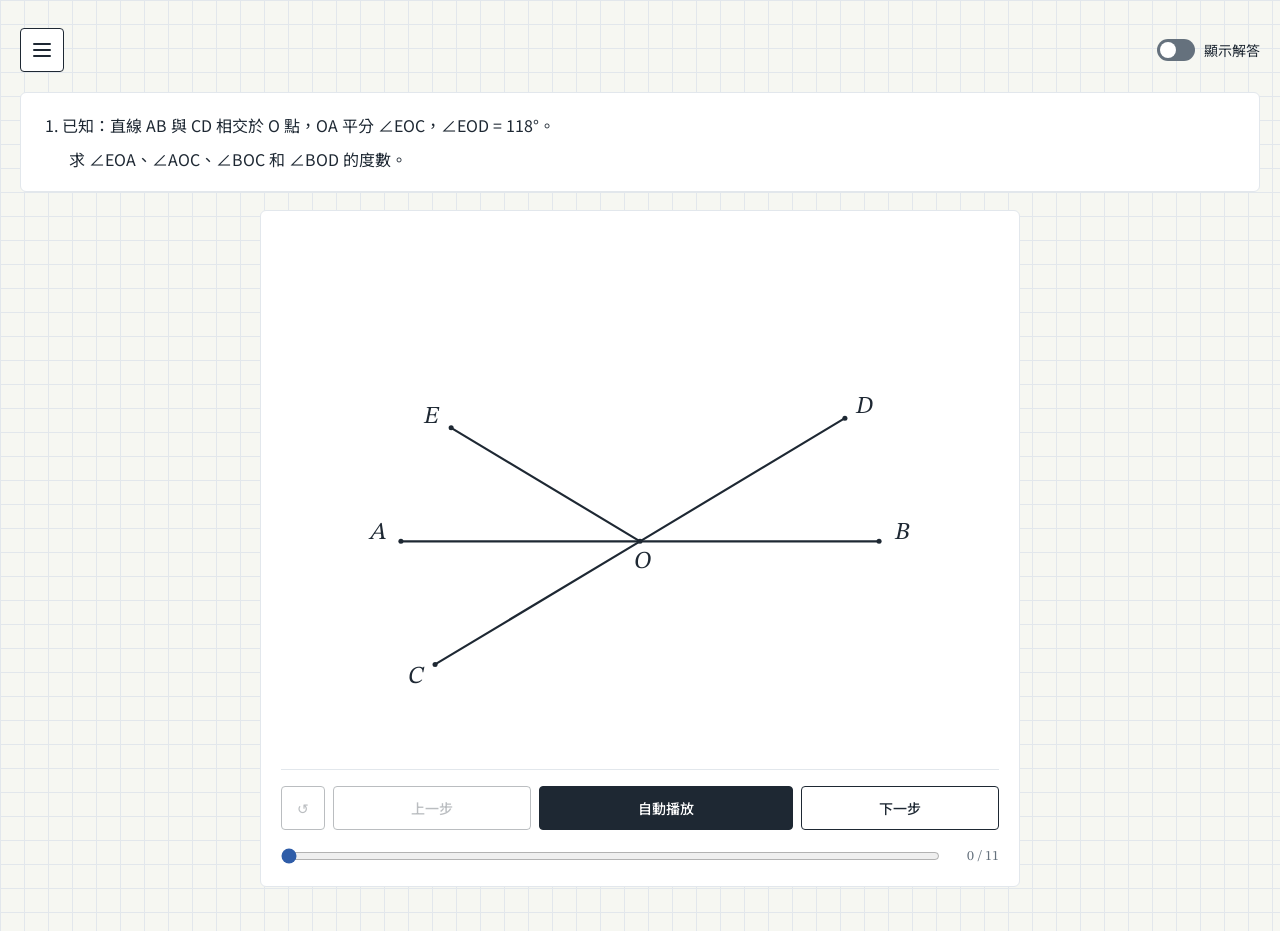
<file: index.html>
<!doctype html>
<html lang="zh-Hant">
<head>
<meta charset="utf-8">
<meta name="viewport" content="width=device-width,initial-scale=1,viewport-fit=cover">
<meta name="description" content="初一幾何工作紙 7.1–7.2 的互動動畫，包含第一頁的概念、三道填充題，以及 14 題角度推算與證明的 T 字解、T 字證。">
<meta name="theme-color" content="#F6F7F2">
<title>初一幾何工作紙 7.1–7.2｜概念動畫與 T 字解</title>
<link rel="preconnect" href="https://fonts.googleapis.com">
<link rel="preconnect" href="https://fonts.gstatic.com" crossorigin>
<link href="https://fonts.googleapis.com/css2?family=Noto+Sans+TC:wght@400;500;700&family=Noto+Serif+TC:wght@600;900&family=STIX+Two+Text:ital,wght@0,400;0,600;1,400&display=swap" rel="stylesheet">
<link rel="stylesheet" href="styles.css?v=worksheet-unified">
<script src="lessons.js?v=worksheet-unified" defer></script>
<script src="app.js?v=worksheet-unified" defer></script>
</head>
<body>
<a class="skip" id="skip" href="#demo">跳到動畫</a>
<div class="wrap">
<header class="page-head">
<div class="question-picker" id="question-picker">
<button type="button" class="question-toggle" id="question-toggle" aria-label="選題" aria-expanded="false" aria-controls="questions">
<span class="hamburger" aria-hidden="true"><i></i><i></i><i></i></span>
</button>
<nav class="question-panel card" id="questions" aria-label="選擇動畫或題目" hidden></nav>
</div>
<label class="solution-switch" id="solution-toggle"><input id="show-solution" type="checkbox" role="switch" aria-controls="solution"><span class="switch-track" aria-hidden="true"></span><span>顯示解答</span></label>
</header>
<section class="card problem" id="problem" aria-label="題目"></section>
<main class="main" id="demo" data-solution="false" tabindex="-1">
<section class="card work" id="solution" aria-labelledby="solution-title" hidden>
<h2 id="solution-title">解</h2><div class="proof" id="proof"></div><div class="answer" id="answer" hidden></div>
</section>
<nav class="overview-nav" id="overview-nav" aria-label="選擇動畫" hidden>
<button id="overview-concepts" type="button" aria-pressed="true" aria-controls="animation-stage">概念</button>
<div class="overview-concept-choices" id="overview-concept-choices" role="group" aria-label="選擇概念">
<button type="button" data-concept="page1-1" aria-label="概念 1" aria-pressed="true" aria-controls="animation-stage">1</button>
<button type="button" data-concept="page1-2" aria-label="概念 2" aria-pressed="false" aria-controls="animation-stage">2</button>
<button type="button" data-concept="page1-vertical" aria-label="概念 3" aria-pressed="false" aria-controls="animation-stage">3</button>
</div>
<button id="overview-exercises" type="button" aria-pressed="false" aria-controls="animation-stage">填充題</button>
</nav>
<section class="card stage" id="animation-stage" aria-label="幾何動畫">
<h2 class="overview-title" id="overview-title" hidden></h2>
<p class="thought" id="thought"></p>
<div class="figure"><svg id="figure" viewBox="0 0 640 510" role="img" aria-labelledby="figure-title figure-desc"><title id="figure-title">幾何圖形</title><desc id="figure-desc"></desc><g id="shades"></g><g id="axes"></g><g id="rays"></g><g id="arcs"></g><g id="labels"></g></svg></div>
<div class="controls"><button id="reset" aria-label="重新開始" title="重新開始">↺</button><button id="prev">上一步</button><button id="play" class="primary" aria-pressed="false">自動播放</button><button id="next">下一步</button></div>
<div class="scrub"><input id="range" type="range" min="0" value="0" step="1" aria-label="解答步驟"><output class="count" id="count" for="range"></output></div>
<div id="announce" class="sr-only" role="status" aria-live="polite"></div>
</section>
</main>
<noscript><p>請開啟 JavaScript 以選擇題目及播放動畫。</p></noscript>
</div>
</body>
</html>
</file>
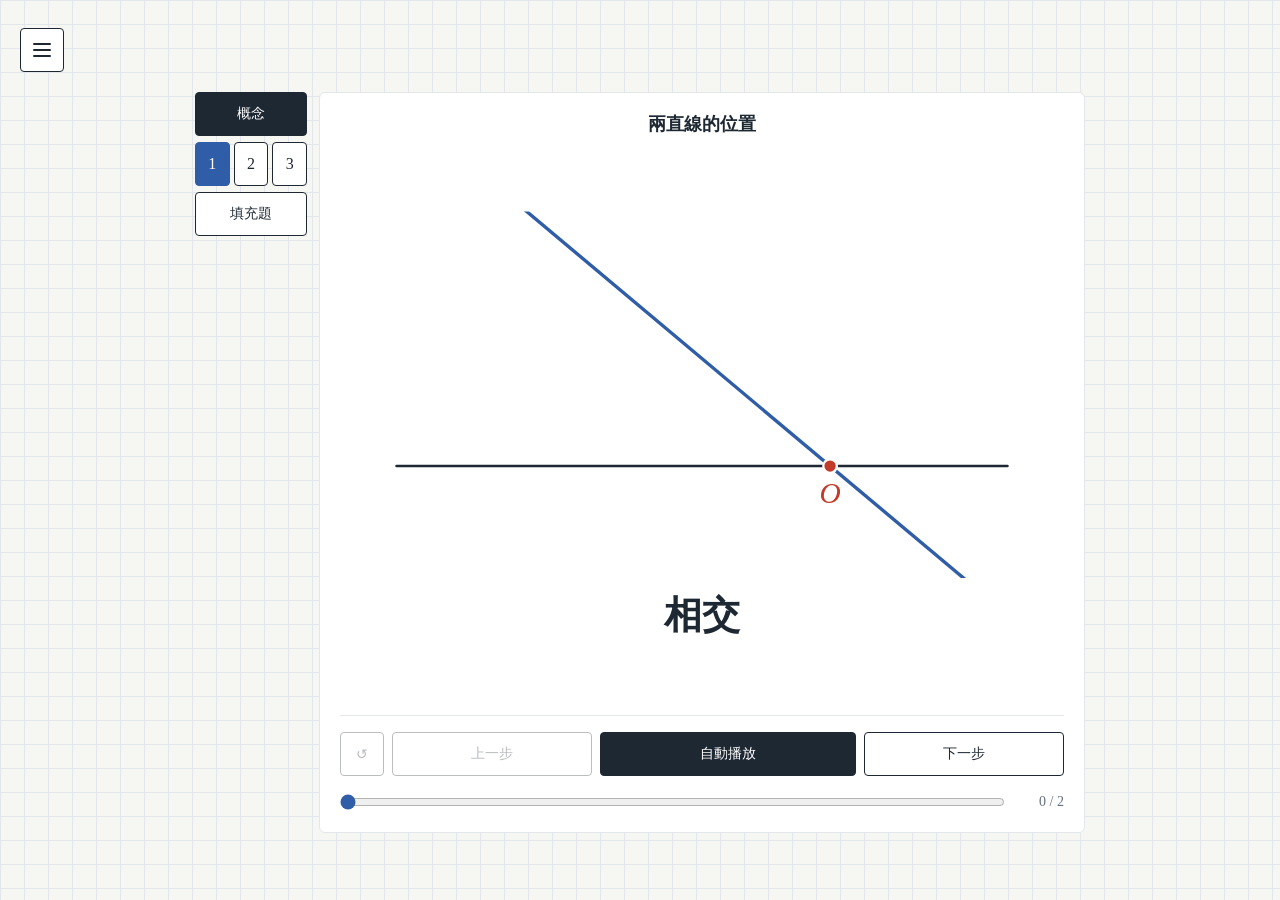
<file: page-one.html>
<!doctype html>
<html lang="zh-Hant">
<head>
<meta charset="utf-8">
<meta name="viewport" content="width=device-width,initial-scale=1">
<meta http-equiv="refresh" content="0;url=./index.html#page-one">
<title>初一幾何工作紙 7.1–7.2｜第一頁動畫</title>
</head>
<body>
<a href="./index.html#page-one">開啟第一頁動畫</a>
</body>
</html>
</file>
<file: styles.css>
:root{--paper:#F6F7F2;--grid:#E2E7EC;--card:#fff;--ink:#1E2833;--muted:#65717D;--blue:#2F5DA8;--blue-soft:#E3EBF7;--red:#C23B2A;--red-soft:#FBE6E2;--hi:#F3E07A;--amber:#A8660F;--serif:"Noto Serif TC","PMingLiU",serif;--sans:"Noto Sans TC","Microsoft JhengHei",sans-serif;--math:"STIX Two Text","Cambria Math","Times New Roman",serif}
*{box-sizing:border-box}body{margin:0;background-color:var(--paper);background-image:linear-gradient(var(--grid) 1px,transparent 1px),linear-gradient(90deg,var(--grid) 1px,transparent 1px);background-size:24px 24px;color:var(--ink);font:16px/1.75 var(--sans);padding:28px 20px 44px}.wrap{max-width:1320px;margin:auto}.problem{padding:18px 24px;margin-bottom:18px}.card{background:var(--card);border:1px solid var(--grid);border-radius:6px}.problem p{margin:0}.problem p+p{margin-top:6px;padding-left:1.5em}.math{font-family:var(--math);font-size:1.09em}.main{display:grid;grid-template-columns:minmax(0,1.16fr) minmax(0,1fr);gap:18px;align-items:start}.work{--proof-left:68.253968%;padding:19px 22px 24px;min-height:570px}h2{font:600 18px/1.5 var(--serif);position:relative;left:var(--proof-left);width:max-content;transform:translateX(-50%);text-align:center;margin:0;padding:0 0 7px}.proof{border-top:1px solid var(--ink)}.row{display:grid;grid-template-columns:minmax(0,var(--proof-left)) minmax(0,1fr);cursor:pointer;outline-offset:3px}.cell{padding:12px 10px;display:flex;gap:8px;align-items:baseline;min-width:0}.cell:first-child{border-right:1px solid var(--ink)}.cell:last-child{font-size:14px}.num{font-family:var(--math);color:var(--muted);flex:none;width:1.05em}.row.active{background:var(--blue-soft);color:var(--blue)}.row.active .num{color:var(--blue)}.row:hover{background:#F1F5FB}.formula{font:19px/1.95 var(--math);min-width:0}.continuation{display:block;padding-left:3.8em;text-indent:-.8em}.known{font:15px/1.85 var(--sans)}.frac{display:inline-flex;flex-direction:column;vertical-align:middle;align-items:center;font:16px/1.08 var(--math);margin:0 .14em;position:relative;top:-1px}.frac span{padding:0 .16em}.frac span:first-child{border-bottom:1.2px solid;padding-bottom:2px}.frac span:last-child{padding-top:2px}.answer{display:flex;justify-content:flex-end;margin:26px 0 0;min-height:74px}.answer span{border:2px solid var(--red);border-radius:3px;padding:8px 13px;color:var(--red);font:20px/1.75 var(--math);background:linear-gradient(transparent 52%,#F3E07A66 52%)}[hidden]{display:none!important}.new{animation:write .55s both}@keyframes write{from{opacity:0;transform:translateY(5px)}to{opacity:1;transform:translateY(0)}}.stage{position:sticky;top:16px;padding:10px 18px 18px;container-type:inline-size;container-name:animation}.figure{position:relative}svg{display:block;width:100%;height:auto;overflow:visible}.axis{fill:none;stroke:var(--ink);stroke-width:2.3;stroke-linecap:round}.point{fill:var(--ink)}.letter{font:italic 26px var(--math);fill:var(--ink);text-anchor:middle}.angle{fill:none;stroke:var(--blue);stroke-width:2.4;stroke-linecap:round;stroke-dasharray:1 1;stroke-dashoffset:0;transition:opacity .3s}.angle.enter{animation:draw .85s ease-out both}@keyframes draw{from{stroke-dashoffset:1}to{stroke-dashoffset:0}}.known-arc{stroke:var(--amber);stroke-width:1.7}.sector{fill:var(--blue);opacity:.085}.sector.final{fill:var(--red)}.highlight-ray{stroke:var(--blue);stroke-width:3.3;stroke-linecap:round;fill:none;animation:write .4s both}.angle-label{font:600 25px var(--math);fill:var(--blue);text-anchor:middle;paint-order:stroke;stroke:var(--card);stroke-width:7;stroke-linejoin:round}.angle-label.known-label{font-size:23px;fill:var(--amber)}.final-angle{stroke:var(--red)}.final-label{fill:var(--red)}.tick{stroke:var(--blue);stroke-width:2}.controls{border-top:1px solid var(--grid);padding-top:16px;display:grid;grid-template-columns:44px minmax(0,1fr) minmax(0,1.28fr) minmax(0,1fr);gap:8px}button{font:500 14px var(--sans);padding:9px 7px;min-height:44px;border:1px solid var(--ink);background:transparent;color:var(--ink);border-radius:4px;cursor:pointer;transition:background .15s,transform .15s}button:hover:not(:disabled){background:var(--blue-soft);transform:translateY(-1px)}button:active:not(:disabled){transform:translateY(1px)}button.primary{background:var(--ink);color:white}button.primary:hover{background:var(--blue)}button:disabled{opacity:.3;cursor:default}button:focus-visible,input:focus-visible,.row:focus-visible{outline:2px solid var(--blue);outline-offset:3px}.scrub{display:flex;align-items:center;gap:14px;margin-top:14px}input[type=range]{flex:1;min-width:0;height:24px;margin:0;accent-color:var(--blue);cursor:pointer}.count{font:14px var(--math);color:var(--muted);min-width:3.2em;text-align:right;font-variant-numeric:tabular-nums}.skip{position:fixed;top:-80px;background:white;color:var(--ink);padding:10px;z-index:3}.skip:focus{top:4px}noscript p{color:var(--red)}
@media(min-width:1100px){.formula{font-size:20px}.work{min-height:590px}.stage{padding-inline:20px}}
@media(max-width:1000px) and (min-width:761px){.main{grid-template-columns:1fr 1fr}.work{padding-inline:12px}.formula{font-size:17px}.cell{padding-inline:6px;gap:5px}.cell:last-child{font-size:13px}.work{--proof-left:65.517241%}.known{font-size:13px}}
@media(max-width:760px){body{padding:20px 12px 30px}.problem{padding:14px 16px;font-size:14px}.problem p+p{padding-left:0}.main{grid-template-columns:1fr;gap:14px}.stage{position:static;grid-row:1;padding:4px 14px 16px}.figure{max-width:520px;margin:auto}.work{min-height:0;padding:17px 12px 24px}.formula{font-size:18px}.known{font-size:14px}.cell{padding:11px 7px;gap:5px}.cell:last-child{font-size:13px}.work{--proof-left:66.666667%}.answer{margin-top:22px}.answer span{font-size:19px}button{font-size:13px;padding-inline:3px}.continuation{padding-left:2.9em}.frac{font-size:15px}}
@media(max-width:359px){.formula{font-size:16px}.known{font-size:12px}.cell:last-child{font-size:12px}.answer span{font-size:17px}.work{--proof-left:65.517241%}}
.work{min-height:0}.formula{line-height:1.65}.continuation{padding-left:3em;text-indent:0}.known{display:block}.cell{padding-block:10px}.result{white-space:nowrap}
@media(max-width:1000px){.result{display:block}}
@media(max-width:359px){.continuation{padding-left:2em}.formula{font-size:15px}.frac{font-size:13px}.work{--proof-left:68.75%}.answer span{font-size:15px}}
.page-head{display:flex;justify-content:space-between;align-items:center;gap:16px;margin-bottom:20px}.solution-switch{display:inline-flex;align-items:center;gap:9px;min-height:44px;cursor:pointer;white-space:nowrap;font-size:14px}.solution-switch input{position:absolute;width:1px;height:1px;opacity:0}.switch-track{width:38px;height:22px;border-radius:12px;background:var(--muted);position:relative;transition:background .2s}.switch-track::after{content:'';position:absolute;top:3px;left:3px;width:16px;height:16px;border-radius:50%;background:white;transition:transform .2s}.solution-switch input:checked+.switch-track{background:var(--blue)}.solution-switch input:checked+.switch-track::after{transform:translateX(16px)}.solution-switch input:focus-visible+.switch-track{outline:2px solid var(--blue);outline-offset:4px}.main[data-solution="false"]{grid-template-columns:minmax(0,760px);justify-content:center}.main[data-solution="false"] .stage{position:static;grid-row:auto}.main[data-solution="false"] .figure{max-width:600px;margin-inline:auto}.thought{font-size:18px;font-weight:500;min-height:3.2em;margin:12px 5px 0;text-align:center;text-wrap:balance;line-height:1.6}.relation{fill:none;stroke:var(--blue);stroke-width:1.8;stroke-dasharray:6 5;animation:write .5s both}
@media(max-width:760px){.page-head{margin-bottom:14px;gap:10px}.solution-switch{font-size:13px}.thought{font-size:16px;margin-top:14px}}
.controls button{min-width:0;white-space:nowrap}.target-angle{stroke-dasharray:.07 .045;stroke-width:2.6}.goal-name{font-size:20px;font-weight:500}
@container animation (max-width:420px){.controls{gap:6px}.controls button{font-size:13px;padding-inline:3px}}
@media(prefers-reduced-motion:reduce){*,*::before,*::after{animation:none!important;transition:none!important;scroll-behavior:auto!important}}

.sr-only{position:absolute;width:1px;height:1px;overflow:hidden;clip-path:inset(50%)}.angle-symbol{font:16px var(--math);fill:var(--ink);text-anchor:middle;paint-order:stroke;stroke:var(--card);stroke-width:5px}.right-mark{fill:none;stroke:var(--blue);stroke-width:1.8}.parallel-mark{fill:none;stroke:var(--blue);stroke-width:2.2;stroke-linejoin:round}.parallel-mark.red{stroke:var(--red)}.target-line{stroke-dasharray:7 6;stroke-width:3}.proved-ray{stroke-width:3;opacity:.7}.final-ray{stroke:var(--red)}.angle.focused{stroke-width:3}.proof-seal{font:17px/1.8 var(--math);margin:24px 0 0;color:var(--blue)}.goal-name{font-size:20px;font-weight:500}.formula var{font-family:var(--math);font-style:italic}.formula{overflow-wrap:normal}.formula .continuation{padding-left:2.5em}.answer span{max-width:100%}
@media(max-width:760px){.formula .continuation{padding-left:1.6em}.goal-name{font-size:22px}}
@media(max-width:359px){.formula .continuation{padding-left:1em}}
.formula .continuation{padding-left:3em}.formula.equation{display:grid;grid-template-columns:max-content minmax(0,1fr);column-gap:.25em;align-items:baseline}.eq-lhs{white-space:nowrap}.eq-rhs{min-width:0}.formula.equation .continuation{padding-left:0}.formula.equation.long-lhs{display:block}.long-lhs>.eq-lhs,.long-lhs>.eq-rhs{display:block}
.numeric-equality{white-space:nowrap}

.question-picker{position:relative}
.question-toggle{display:grid;place-items:center;width:44px;padding:0;background:var(--card)}
.question-toggle[aria-expanded="true"]{background:var(--blue-soft);color:var(--blue);border-color:var(--blue)}
.hamburger{display:grid;gap:4px;width:18px}
.hamburger i{display:block;height:2px;background:currentColor;border-radius:1px}
.question-panel{position:absolute;z-index:2;inset-block-start:calc(100% + 8px);inset-inline-start:0;width:min(350px,calc(100vw - 40px));max-height:calc(100dvh - 100px);overflow:auto;padding:12px;box-shadow:0 6px 18px #1e283319}
.question-panel section+section{border-top:1px solid var(--grid);margin-top:12px;padding-top:12px}
.question-panel h2{position:static;width:auto;transform:none;text-align:left;font:700 14px/1.5 var(--sans);padding:0 0 7px}
.question-grid{display:grid;grid-template-columns:repeat(3,minmax(0,1fr));gap:6px}
.question-panel button{border-color:var(--grid);background:var(--card);padding-inline:4px;white-space:nowrap}
.question-panel button[aria-current="true"]{background:var(--ink);border-color:var(--ink);color:var(--card)}
.question-panel button[aria-current="true"]:hover{background:var(--blue)}
.overview-choice{width:100%;margin-bottom:12px}
.overview-title{position:static;width:auto;transform:none;margin:8px 5px 0;padding:0}
.overview-layout{max-width:890px;margin-inline:auto;display:grid;grid-template-columns:112px minmax(0,1fr);gap:12px;align-items:start}
.overview-nav{display:grid;gap:6px}
.overview-nav button{background:var(--card);padding-inline:12px}
.overview-nav button[aria-pressed="true"]{background:var(--ink);color:var(--card)}
.overview-nav button[aria-pressed="true"]:hover{background:var(--blue)}
.overview-concept-choices{display:grid;grid-template-columns:repeat(3,minmax(0,1fr));gap:4px}
.overview-concept-choices button{padding-inline:0;font-family:var(--math);font-size:16px}
.overview-concept-choices button[aria-pressed="true"]{background:var(--blue);border-color:var(--blue)}
.overview-layout .stage{position:static;grid-row:auto}
@media(max-width:600px){
 .overview-layout{grid-template-columns:minmax(0,1fr)}
 .overview-nav{grid-template-columns:max-content max-content;justify-content:start}
 .overview-concept-choices{grid-row:2;grid-column:1 / -1;grid-template-columns:repeat(3,44px)}
}
.overview-layout .thought{display:grid;align-content:center;margin-top:6px;min-height:3.2em}
.overview-layout .worksheet-definition{display:block;margin:10px auto 0;max-width:36em}
.definition-answer{white-space:nowrap}
strong.definition-answer{color:var(--blue)}
.definition-cue{white-space:nowrap}
.definition-cue.active{color:var(--blue);text-decoration:underline;text-underline-offset:.24em}
.concept-ray{fill:none;stroke:var(--ink);stroke-width:3;stroke-linecap:round}
.concept-ray.blue{stroke:var(--blue)}
.concept-ray.amber{stroke:var(--amber)}
.direction-arrow{stroke-width:4;stroke-linejoin:round}
.direction-label,.concept-angle-number.adjacent-angle.blue{fill:var(--blue)}
.concept-ray.adjacent-angle{stroke-width:4.2}
.concept-angle-number.adjacent-angle.amber,.goal-name.alternate-angle{fill:var(--amber)}
.angle.alternate-angle{stroke:var(--amber)}
.sector.alternate-angle{fill:var(--amber);opacity:.16}
.concept-sector{fill:var(--blue);opacity:.14}
.concept-sector.amber{fill:var(--amber)}
.concept-intersection{fill:var(--red);stroke:var(--card);stroke-width:2}
.concept-angle-number{font:700 22px var(--sans);text-anchor:middle;fill:var(--ink)}
.concept-term{font:600 34px var(--serif);text-anchor:middle;fill:var(--ink)}
.concept-line-count{font:500 24px var(--sans);text-anchor:middle;fill:var(--muted)}
.concept-offscreen{fill:none;stroke:var(--red);stroke-width:3;stroke-linecap:round;stroke-linejoin:round}
.concept-point-label{fill:var(--red)}
.concept-cue{font:500 23px var(--sans);text-anchor:middle;fill:var(--amber)}
.vertex-cue{fill:var(--red);text-anchor:start}
.concept-grow{animation:extend-ray .85s ease-out both}
.concept-reveal{animation:reveal-concept .18s ease-out .88s both}
@keyframes extend-ray{from{stroke-dasharray:1;stroke-dashoffset:1}to{stroke-dasharray:1;stroke-dashoffset:0}}
@keyframes reveal-concept{from{opacity:0}to{opacity:1}}
</file>
